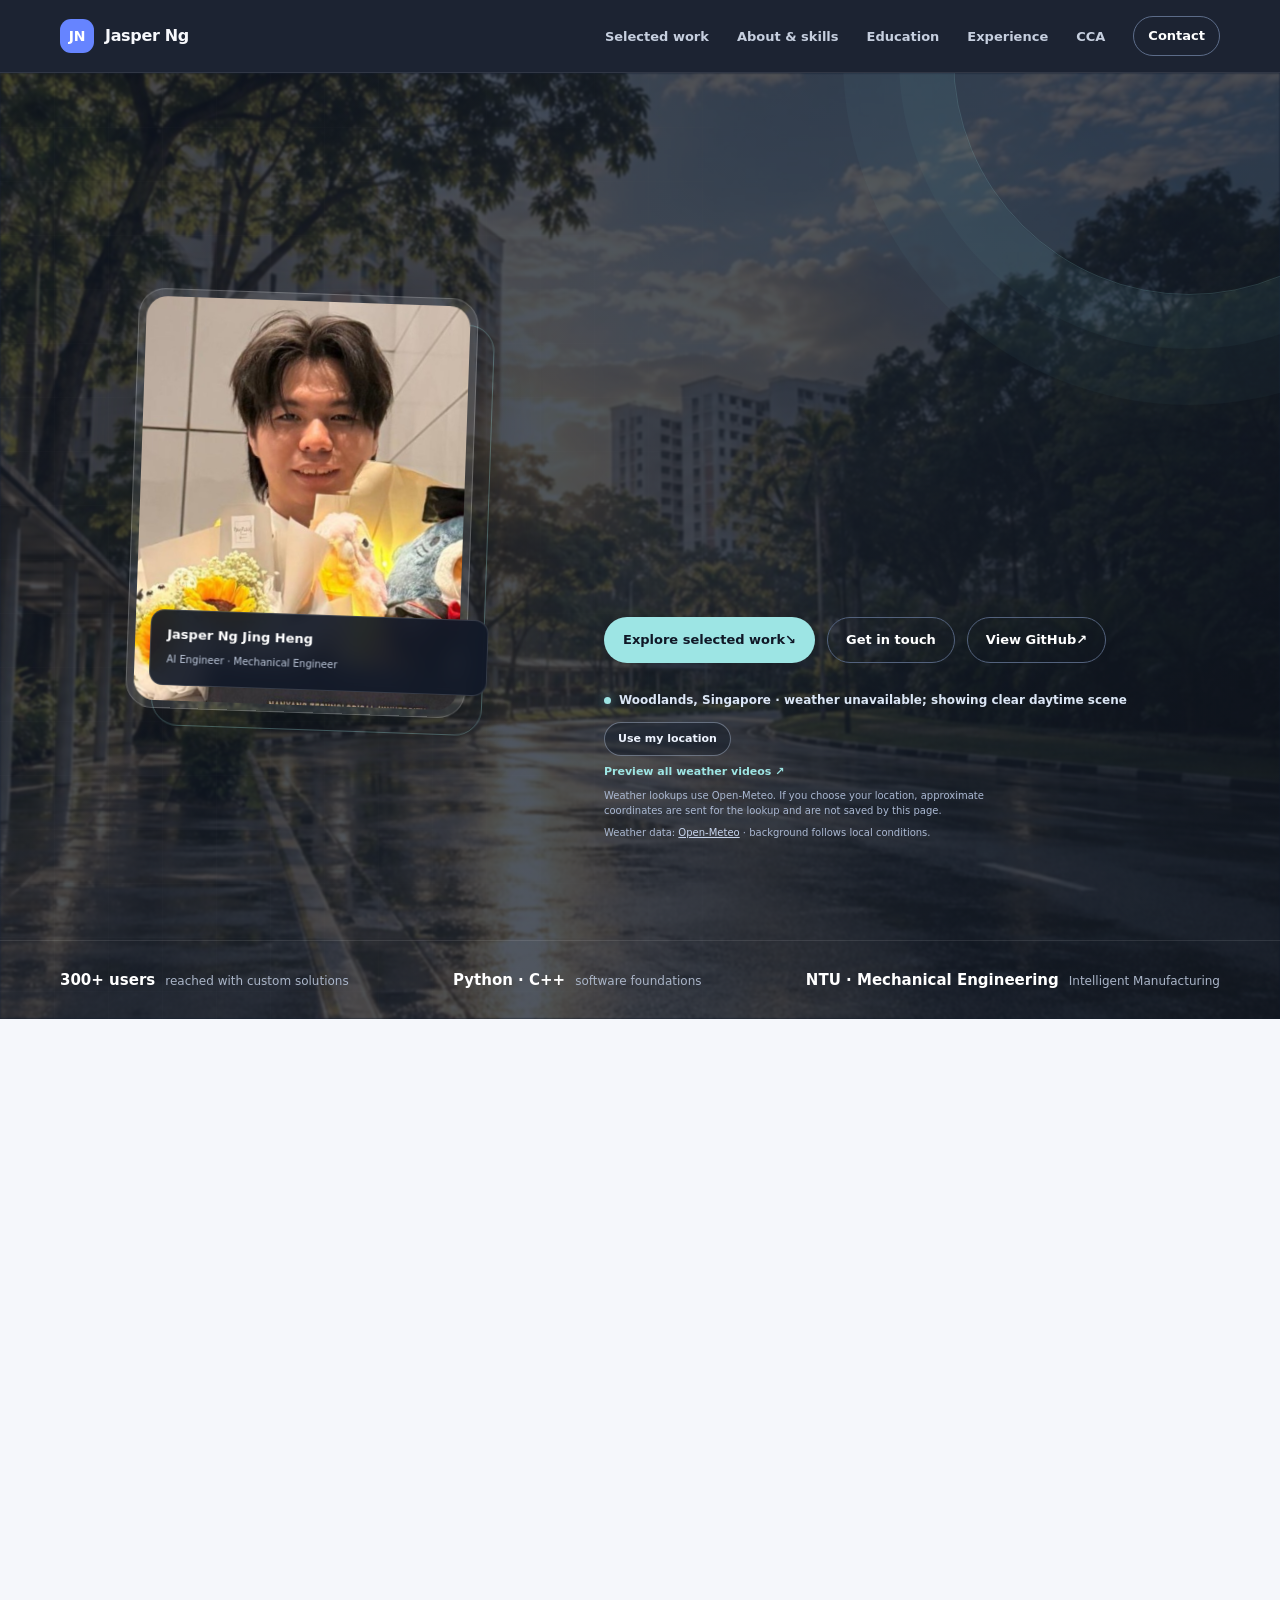
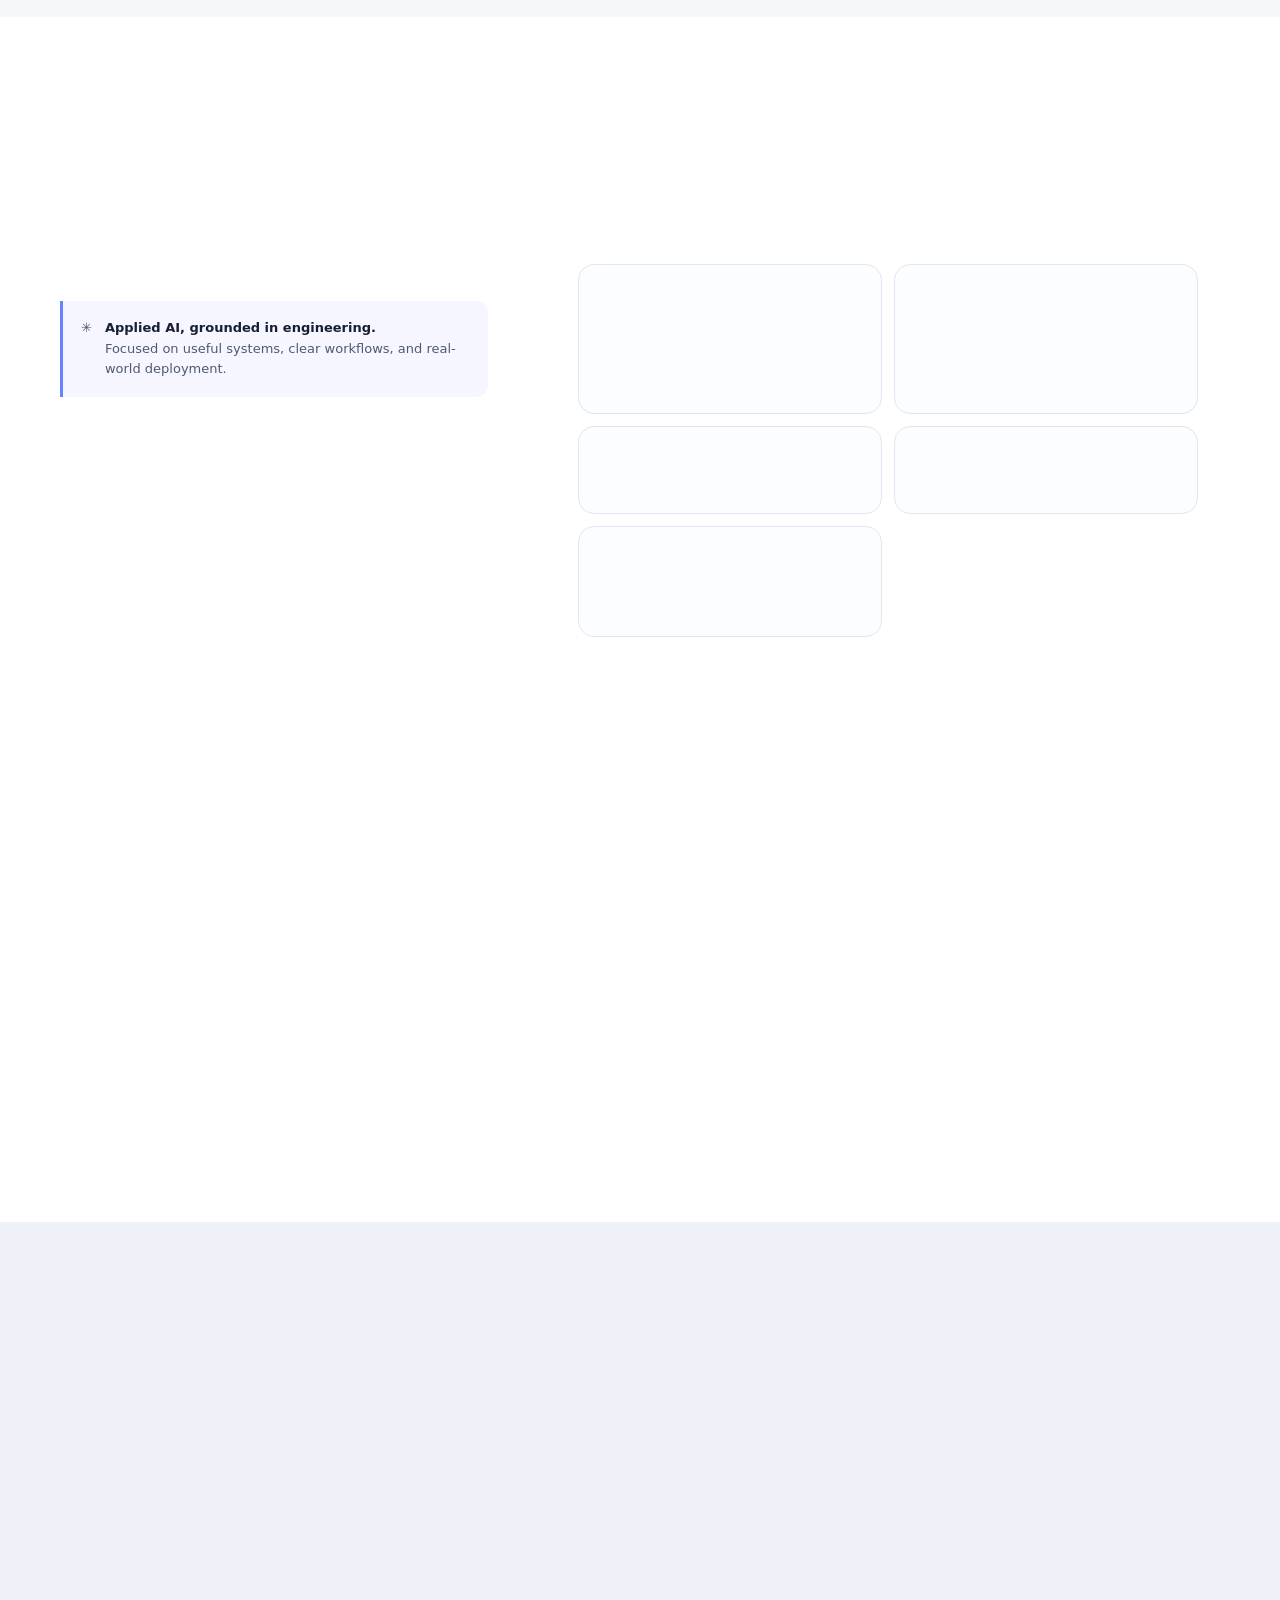
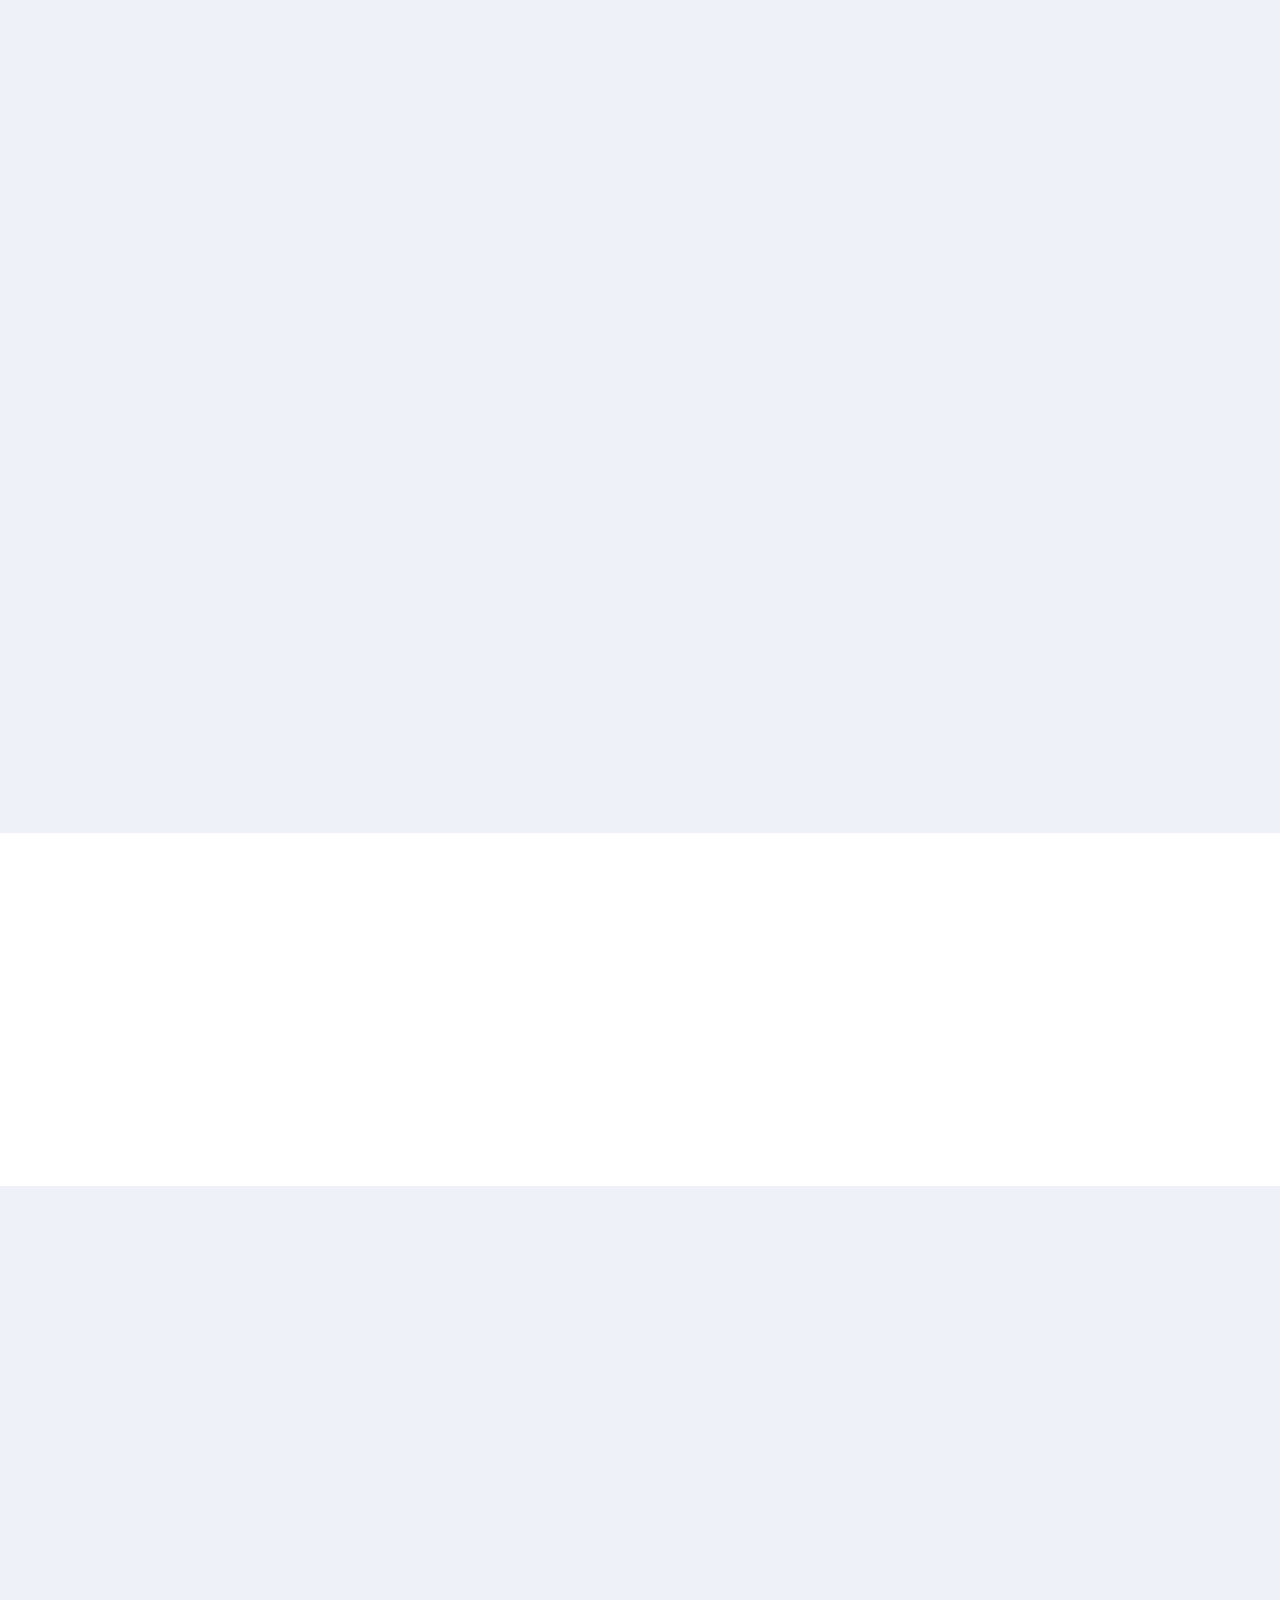
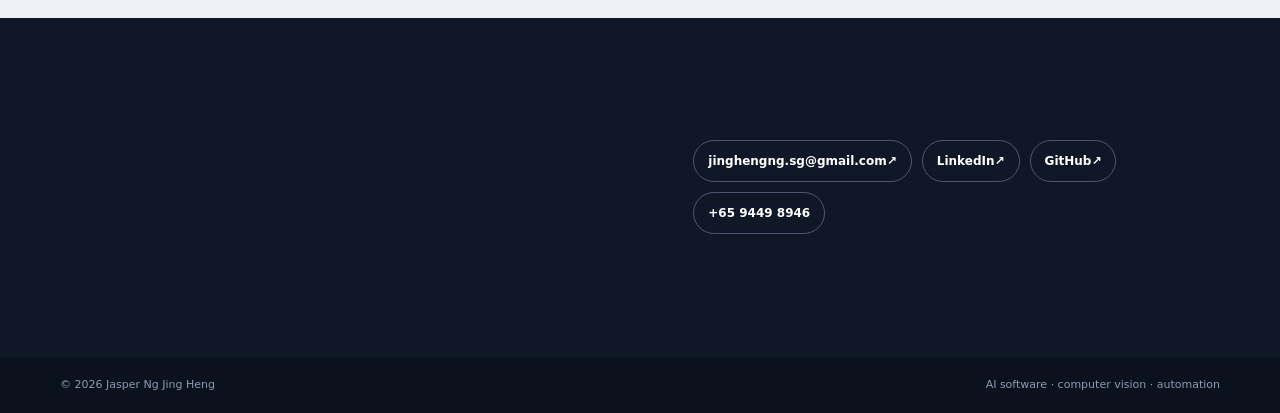
<file: index.html>
<!doctype html>
<html lang="en">
<head>
  <meta charset="utf-8">
  <meta name="viewport" content="width=device-width, initial-scale=1">
  <meta name="description" content="Jasper Ng Jing Heng — software developer focused on Python, computer vision, automation, and applied AI.">
  <meta name="theme-color" content="#101827">
  <title>Jasper Ng Jing Heng — AI Software Engineer · Photo-led</title>
  <style>
    :root {
      color-scheme: light;
      --ink: #172033;
      --muted: #68748a;
      --paper: #f5f7fb;
      --white: #fff;
      --navy: #101827;
      --navy-soft: #172338;
      --line: #e1e7f0;
      --blue: #6684ff;
      --cyan: #9de5e4;
      --lavender: #d9d9ff;
      --radius: 22px;
      --max: 1160px;
      font-family: Inter, ui-sans-serif, system-ui, -apple-system, BlinkMacSystemFont, "Segoe UI", sans-serif;
    }
    * { box-sizing: border-box; }
    html { scroll-behavior: smooth; scroll-padding-top: 88px; }
    body { margin: 0; background: var(--paper); color: var(--ink); line-height: 1.6; }
    a { color: inherit; }
    a:focus-visible, button:focus-visible { outline: 3px solid #8499ff; outline-offset: 4px; border-radius: 5px; }
    .skip-link { position: fixed; z-index: 20; top: 10px; left: 10px; padding: 10px 14px; background: var(--white); color: var(--ink); transform: translateY(-160%); }
    .skip-link:focus { transform: translateY(0); }
    .wrap { width: min(var(--max), calc(100% - 48px)); margin-inline: auto; }
    .site-header { position: sticky; top: 0; z-index: 10; background: rgb(16 24 39 / 95%); color: #f7f8fc; border-bottom: 1px solid rgb(255 255 255 / 9%); backdrop-filter: blur(14px); }
    .nav-row { min-height: 72px; display: flex; align-items: center; justify-content: space-between; gap: 24px; }
    .brand { display: inline-flex; align-items: center; gap: 11px; text-decoration: none; font-weight: 750; letter-spacing: -.02em; }
    .brand-mark { display: grid; width: 34px; height: 34px; place-items: center; border-radius: 11px; background: var(--blue); color: white; font-size: 14px; transition: transform .22s ease, box-shadow .22s ease; }
    .brand:hover .brand-mark, .brand:focus-visible .brand-mark { transform: rotate(-8deg) scale(1.08); box-shadow: 0 7px 16px rgb(102 132 255 / 35%); }
    .nav-links { display: flex; align-items: center; gap: 28px; list-style: none; margin: 0; padding: 0; }
    .nav-links a { position: relative; display: inline-block; color: #c6cfdf; text-decoration: none; font-size: 13px; font-weight: 600; transition: color .2s ease, transform .2s ease, border-color .2s ease, background-color .2s ease, box-shadow .2s ease; }
    .nav-links a:not(.nav-contact)::after { position: absolute; right: 0; bottom: -7px; left: 0; height: 2px; border-radius: 2px; background: var(--cyan); content: ""; transform: scaleX(0); transform-origin: left; transition: transform .24s cubic-bezier(.2,.75,.25,1); }
    .nav-links a:hover, .nav-links a:focus-visible { color: white; transform: translateY(-1px); }
    .nav-links a:not(.nav-contact):hover::after, .nav-links a:not(.nav-contact):focus-visible::after { transform: scaleX(1); }
    .nav-links .nav-contact { color: white; border: 1px solid #5c6c89; padding: 9px 14px; border-radius: 999px; }
    .nav-links .nav-contact:hover { border-color: var(--cyan); background: rgb(157 229 228 / 9%); box-shadow: 0 7px 18px rgb(0 0 0 / 18%); }
    .menu-toggle { display: none; padding: 9px 13px; color: white; background: transparent; border: 1px solid #5c6c89; border-radius: 999px; font: inherit; font-size: 13px; font-weight: 700; transition: transform .2s ease, border-color .2s ease, background-color .2s ease; }
    .menu-toggle:hover { transform: translateY(-2px); border-color: var(--cyan); background: rgb(157 229 228 / 9%); }
    .menu-toggle:active { transform: scale(.96); }
    .menu-toggle[aria-expanded="true"] { border-color: var(--cyan); background: rgb(157 229 228 / 12%); }

    .hero { position: relative; overflow: hidden; color: #f7f8fc; background: linear-gradient(135deg, #0d1627 0%, #121e32 54%, #101827 100%); }
    .hero-video { position: absolute; z-index: 0; inset: 0; width: 100%; height: 100%; object-fit: cover; object-position: center 56%; opacity: .46; filter: saturate(.78) brightness(.62) contrast(.92) blur(1px); transform: none; pointer-events: none; transition: opacity .6s ease; }
    .hero-video.is-changing { opacity: 0; transition: opacity .45s ease; }
    .hero-weather-scene { position: absolute; z-index: 0; inset: 0; opacity: 0; background-image: var(--weather-poster); background-position: center 54%; background-size: cover; filter: saturate(.84) brightness(.72); pointer-events: none; }
    .weather-tools { display: grid; justify-items: start; gap: 7px; margin-top: 22px; }
    .weather-status { display: inline-flex; align-items: center; gap: 8px; min-height: 30px; color: #dbe6f5; font-size: 12px; font-weight: 650; }
    .weather-status::before { width: 7px; height: 7px; border-radius: 50%; background: var(--cyan); box-shadow: 0 0 12px rgb(157 229 228 / 75%); content: ""; }
    .weather-status[data-condition="rain"]::before { background: #7dbbff; box-shadow: 0 0 12px rgb(125 187 255 / 75%); }
    .weather-location { min-height: 34px; padding: 0 13px; border: 1px solid rgb(206 221 243 / 38%); border-radius: 999px; color: #eef4ff; background: rgb(16 24 39 / 42%); font: inherit; font-size: 11px; font-weight: 700; cursor: pointer; transition: border-color .2s ease, background .2s ease, transform .2s ease; }
    .weather-location:hover:not(:disabled) { transform: translateY(-2px); border-color: var(--cyan); background: rgb(157 229 228 / 10%); }
    .weather-location:disabled { opacity: .72; cursor: wait; }
    .weather-preview-link { color: var(--cyan); font-size: 11px; font-weight: 700; text-decoration: none; transition: color .2s ease, transform .2s ease; }
    .weather-preview-link:hover, .weather-preview-link:focus-visible { color: white; transform: translateX(3px); }
    .weather-note, .weather-credit { max-width: 420px; margin: 0; color: #aab8d2; font-size: 10px; line-height: 1.5; }
    .weather-credit a { color: #c7d5ee; }
    .hero::before { position: absolute; z-index: 2; content: ""; width: 470px; height: 470px; right: -145px; top: -250px; border: 1px solid rgb(157 229 228 / 17%); border-radius: 50%; box-shadow: 0 0 0 54px rgb(157 229 228 / 3%), 0 0 0 110px rgb(157 229 228 / 3%); pointer-events: none; }
    .hero::after { position: absolute; z-index: 2; inset: 0; background-image: linear-gradient(rgb(255 255 255 / 4%) 1px, transparent 1px), linear-gradient(90deg, rgb(255 255 255 / 4%) 1px, transparent 1px); background-size: 54px 54px; -webkit-mask-image: linear-gradient(90deg, #000 0%, transparent 86%); mask-image: linear-gradient(90deg, #000 0%, transparent 86%); content: ""; opacity: .32; pointer-events: none; }
    .hero-ambient { position: absolute; z-index: 2; inset: 0; overflow: hidden; pointer-events: none; }
    .hero-ambient::before, .hero-ambient::after { position: absolute; display: block; border-radius: 50%; filter: blur(34px); content: ""; will-change: transform; }
    .hero-ambient::before { top: -5%; left: -15%; width: min(64vw, 760px); aspect-ratio: 1; background: radial-gradient(circle, rgb(62 128 255 / 46%) 0%, rgb(62 128 255 / 23%) 34%, transparent 70%); animation: blue-glow-drift 11s ease-in-out infinite alternate; }
    .hero-ambient::after { top: -28%; right: -9%; width: min(56vw, 660px); aspect-ratio: 1; background: radial-gradient(circle, rgb(65 223 210 / 38%) 0%, rgb(65 223 210 / 18%) 34%, transparent 70%); animation: teal-glow-drift 14s ease-in-out infinite alternate; }
    @keyframes blue-glow-drift { from { transform: translate3d(-3%, -2%, 0) scale(.92); } to { transform: translate3d(15%, 9%, 0) scale(1.08); } }
    @keyframes teal-glow-drift { from { transform: translate3d(4%, -2%, 0) scale(1.06); } to { transform: translate3d(-17%, 12%, 0) scale(.9); } }
    .hero-grid { position: relative; z-index: 3; display: grid; grid-template-columns: 1.25fr .75fr; align-items: center; gap: 60px; padding-block: 94px 100px; }
    .eyebrow { display: flex; align-items: center; gap: 10px; margin: 0 0 22px; color: #aab8d2; font-size: 11px; font-weight: 800; letter-spacing: .15em; text-transform: uppercase; }
    .eyebrow::before { content: ""; width: 24px; height: 2px; background: var(--cyan); }
    h1 { max-width: 720px; margin: 0; font-size: clamp(42px, 6vw, 72px); line-height: 1.02; letter-spacing: -.065em; }
    h1 span { color: var(--cyan); }
    .hero-copy { max-width: 610px; margin: 24px 0 0; color: #c1cadd; font-size: clamp(16px, 1.8vw, 19px); }
    .hero-actions { display: flex; flex-wrap: wrap; gap: 12px; margin-top: 32px; }
    .button { display: inline-flex; align-items: center; justify-content: center; min-height: 46px; padding: 0 18px; border: 1px solid transparent; border-radius: 999px; text-decoration: none; font-size: 13px; font-weight: 750; transition: transform .2s cubic-bezier(.2,.75,.25,1), background .2s ease, box-shadow .2s ease; }
    .button:hover, .button:focus-visible { transform: translateY(-3px); box-shadow: 0 10px 24px rgb(0 0 0 / 18%); }
    .button:active { transform: translateY(1px) scale(.97); box-shadow: none; }
    .button-primary { color: #101827; background: var(--cyan); }
    .button-primary:hover { background: #c3f2ef; }
    .button-secondary { color: white; border-color: #53627d; }
    .button-secondary:hover { background: #1b2941; }
    .hero-art { min-height: 340px; display: grid; place-items: center; position: relative; }
    .portrait-card { position: relative; z-index: 1; width: min(280px, 86%); height: 345px; padding: 7px; border: 1px solid rgb(255 255 255 / 20%); border-radius: 27px; background: rgb(255 255 255 / 9%); box-shadow: 0 30px 80px rgb(0 0 0 / 30%); transform: rotate(2deg); transition: transform .42s cubic-bezier(.2,.75,.25,1), box-shadow .42s ease; }
    .portrait-card:hover { transform: translateY(-6px) rotate(0); box-shadow: 0 38px 90px rgb(0 0 0 / 38%); }
    .portrait-card img { width: 100%; height: 100%; display: block; border-radius: 21px; object-fit: cover; object-position: center 30%; }
    .portrait-card::before { position: absolute; z-index: -1; content: ""; inset: 25px -18px -18px 25px; border: 1px solid rgb(157 229 228 / 30%); border-radius: 27px; }
    .portrait-caption { position: absolute; right: -22px; bottom: 22px; left: 22px; padding: 14px 16px; border: 1px solid rgb(255 255 255 / 15%); border-radius: 14px; color: white; background: rgb(16 24 39 / 91%); backdrop-filter: blur(10px); }
    .portrait-caption strong { display: block; font-size: 13px; }
    .portrait-caption span { color: #bdc8db; font-size: 10px; }
    .hero-foot { position: relative; z-index: 3; border-top: 1px solid rgb(255 255 255 / 10%); }
    .hero-foot-inner { min-height: 78px; display: flex; flex-wrap: wrap; align-items: center; justify-content: space-between; gap: 10px 24px; color: #aab5c8; font-size: 12px; }
    .hero-foot strong { color: white; font-size: 15px; }
    .hero-foot-item { display: flex; align-items: baseline; gap: 10px; }

    main section { padding-block: 88px; }
    .section-heading { display: flex; align-items: end; justify-content: space-between; gap: 28px; margin-bottom: 32px; }
    .section-kicker { margin: 0 0 9px; color: #5868d9; font-size: 11px; font-weight: 800; letter-spacing: .15em; text-transform: uppercase; }
    h2 { margin: 0; color: var(--ink); font-size: clamp(30px, 4vw, 42px); line-height: 1.12; letter-spacing: -.045em; }
    .section-intro { max-width: 400px; margin: 0; color: var(--muted); font-size: 14px; }
    .work-section { background: var(--paper); }
    .project-grid { display: grid; grid-template-columns: repeat(3, 1fr); gap: 16px; }
    .project-card { min-height: 304px; display: flex; flex-direction: column; padding: 25px; border: 1px solid var(--line); border-radius: var(--radius); background: var(--white); box-shadow: 0 12px 36px rgb(23 32 51 / 3%); }
    .project-card:hover { transform: translateY(-4px); box-shadow: 0 22px 44px rgb(23 32 51 / 8%); }
    .project-top { display: flex; align-items: center; justify-content: space-between; gap: 16px; margin-bottom: 38px; }
    .project-number { color: #7f8aa0; font-size: 11px; font-weight: 800; letter-spacing: .1em; }
    .project-symbol { display: grid; width: 42px; height: 42px; place-items: center; border-radius: 14px; color: #4855bf; background: #eff0ff; font-size: 13px; font-weight: 850; transition: transform .24s cubic-bezier(.2,.75,.25,1), box-shadow .24s ease; }
    .project-card:hover .project-symbol { transform: rotate(-7deg) scale(1.08); box-shadow: 0 7px 15px rgb(23 32 51 / 10%); }
    .project-card:nth-child(2) .project-symbol { color: #147f86; background: #e8f8f7; }
    .project-card:nth-child(3) .project-symbol { color: #8a59bd; background: #f4edfc; }
    .project-type { margin: 0 0 8px; color: #5e6b82; font-size: 10px; font-weight: 800; letter-spacing: .12em; text-transform: uppercase; }
    .project-card h3 { margin: 0; font-size: 21px; line-height: 1.24; letter-spacing: -.035em; }
    .project-card p.description { margin: 12px 0 19px; color: var(--muted); font-size: 13px; }
    .tags { display: flex; flex-wrap: wrap; gap: 7px; margin-top: auto; }
    .tag { padding: 5px 9px; border-radius: 999px; background: #f1f3f8; color: #4f5a70; font-size: 10px; font-weight: 700; }
    .project-link { display: inline-flex; align-items: center; gap: 8px; align-self: flex-start; margin-top: 17px; color: #4c5ad2; text-decoration: none; font-size: 12px; font-weight: 800; transition: color .18s ease, transform .18s ease; }
    .project-link:hover, .project-link:focus-visible { transform: translateX(3px); }
    .project-link:hover { text-decoration: underline; text-underline-offset: 3px; }

    .about-section { background: var(--white); }
    .about-grid { display: grid; grid-template-columns: .8fr 1.2fr; gap: 90px; align-items: start; }
    .about-copy { max-width: 620px; }
    .about-copy p { margin: 0 0 16px; color: #606c80; font-size: 15px; }
    .about-note { display: flex; align-items: flex-start; gap: 13px; margin-top: 28px; padding: 17px 18px; border-left: 3px solid var(--blue); border-radius: 0 12px 12px 0; background: #f5f6ff; color: #4f5a70; font-size: 13px; }
    .about-note strong { color: var(--ink); }
    .skills { display: grid; grid-template-columns: repeat(2, 1fr); gap: 12px; margin-top: 23px; }
    .skill-group { padding: 18px; border: 1px solid var(--line); border-radius: 16px; background: #fcfdff; }
    .skill-group h3 { margin: 0 0 10px; color: #66728a; font-size: 10px; font-weight: 850; letter-spacing: .12em; text-transform: uppercase; }
    .skill-group p { margin: 0; color: #28334a; font-size: 13px; font-weight: 650; line-height: 1.8; }

    .education-section { background: #fff; }
    .education-grid { display: grid; grid-template-columns: repeat(2, minmax(0, 1fr)); gap: 14px; margin-top: 25px; }
    .education-card { position: relative; overflow: hidden; padding: 24px; border: 1px solid var(--line); border-radius: 18px; background: linear-gradient(145deg, #fff 58%, #f2fbfb); }
    .education-card::before { position: absolute; inset: 0 auto 0 0; width: 4px; background: var(--cyan); content: ""; }
    .education-date { margin: 0 0 18px; color: #6673d7; font-size: 10px; font-weight: 850; letter-spacing: .1em; text-transform: uppercase; }
    .education-card h3 { margin: 0; font-size: 18px; letter-spacing: -.025em; }
    .education-card p:not(.education-date) { margin: 7px 0 0; color: #606c80; font-size: 13px; }
    .education-gpa strong { color: #28344a; }

    .side-hustle-section { background: #eef1f7; }
    .side-hustle-grid { display: grid; grid-template-columns: repeat(2, minmax(0, 1fr)); gap: 14px; margin-top: 24px; }
    .side-hustle-card { display: grid; grid-template-columns: auto 1fr auto; align-items: center; gap: 20px; padding: 24px; border: 1px solid #dfe5ef; border-radius: 20px; background: linear-gradient(110deg, #fff 0%, #fff 68%, #e8f8f7 100%); }
    .side-hustle-logo { display: block; width: 68px; height: 68px; border: 1px solid #e3e8ef; border-radius: 50%; object-fit: cover; background: #fff; box-shadow: 0 6px 18px rgb(23 32 51 / 12%); transition: transform .3s cubic-bezier(.2,.75,.25,1); }
    .side-hustle-logo--squishy { background: #fff2ef; }
    .side-hustle-card:hover .side-hustle-logo { transform: rotate(-6deg) scale(1.06); }
    .side-hustle-card h3 { margin: 0; font-size: 20px; letter-spacing: -.03em; }
    .side-hustle-card p { max-width: 590px; margin: 6px 0 0; color: #606c80; font-size: 13px; }
    .side-hustle-link { display: inline-flex; align-items: center; min-height: 42px; padding: 0 15px; border-radius: 999px; color: white; background: #147f86; text-decoration: none; font-size: 12px; font-weight: 800; white-space: nowrap; transition: transform .2s ease, background .2s ease, box-shadow .2s ease; }
    .side-hustle-link:hover, .side-hustle-link:focus-visible { transform: translateY(-3px); background: #106a70; box-shadow: 0 9px 18px rgb(20 127 134 / 25%); }
    .side-hustle-link:active { transform: translateY(1px) scale(.97); }
    @media (max-width: 960px) { .side-hustle-grid { grid-template-columns: 1fr; } }

    .scroll-reveal { opacity: 0; translate: 0 28px; rotate: x -7deg; filter: blur(5px); transform-origin: center; backface-visibility: hidden; transition: opacity .48s ease, translate .62s cubic-bezier(.2,.75,.25,1), rotate .62s cubic-bezier(.2,.75,.25,1), filter .48s ease; transition-delay: var(--reveal-delay, 0ms); }
    .scroll-reveal[data-reveal-state="visible"] { opacity: 1; translate: 0 0; rotate: x 0deg; filter: blur(0); }
    .scroll-reveal[data-reveal-state="exit-up"] { opacity: 0; translate: 0 -24px; rotate: x 6deg; filter: blur(5px); }
    .scroll-reveal[data-reveal-state="exit-down"] { opacity: 0; translate: 0 24px; rotate: x -6deg; filter: blur(5px); }
    .project-card, .education-card, .current-role, .experience-card, .cca-item, .side-hustle-card { transition: transform .24s cubic-bezier(.2,.75,.25,1), box-shadow .24s ease, border-color .24s ease, background-color .24s ease; }
    .project-card:hover, .project-card:focus-within, .education-card:hover, .education-card:focus-within, .current-role:hover, .current-role:focus-within, .experience-card:hover, .experience-card:focus-within, .cca-item:hover, .side-hustle-card:hover, .side-hustle-card:focus-within { transform: translateY(-4px); border-color: #b8c8e2; box-shadow: 0 18px 40px rgb(23 32 51 / 11%); }
    .scroll-reveal:hover, .scroll-reveal:focus-within { transition-delay: 0ms; }
    .project-card:hover.scroll-reveal[data-reveal-state="visible"], .project-card:focus-within.scroll-reveal[data-reveal-state="visible"], .education-card:hover.scroll-reveal[data-reveal-state="visible"], .education-card:focus-within.scroll-reveal[data-reveal-state="visible"], .current-role:hover.scroll-reveal[data-reveal-state="visible"], .current-role:focus-within.scroll-reveal[data-reveal-state="visible"], .experience-card:hover.scroll-reveal[data-reveal-state="visible"], .experience-card:focus-within.scroll-reveal[data-reveal-state="visible"], .cca-item:hover.scroll-reveal[data-reveal-state="visible"], .side-hustle-card:hover.scroll-reveal[data-reveal-state="visible"], .side-hustle-card:focus-within.scroll-reveal[data-reveal-state="visible"] { transform: translateY(-4px); }

    .experience-section { background: #eef1f7; }
    .experience-list { display: grid; grid-template-columns: repeat(3, 1fr); gap: 14px; }
    .experience-card { padding: 22px; border: 1px solid #e0e5ef; border-radius: 18px; background: rgb(255 255 255 / 82%); }
    .experience-date { margin: 0 0 15px; color: #6673d7; font-size: 10px; font-weight: 850; letter-spacing: .1em; text-transform: uppercase; }
    .experience-card h3 { margin: 0; font-size: 16px; letter-spacing: -.02em; }
    .experience-role { margin: 4px 0 10px; color: #6b768a; font-size: 12px; }
    .experience-card p:last-child { margin-bottom: 0; color: #515e73; font-size: 12px; }
    .current-role { margin-bottom: 25px; padding: 25px; border: 1px solid #dfe5ef; border-radius: 20px; background: #fff; box-shadow: 0 12px 36px rgb(23 32 51 / 4%); }
    .current-role-header { display: flex; align-items: start; justify-content: space-between; gap: 18px; margin-bottom: 17px; }
    .current-role h3 { margin: 0; font-size: 22px; letter-spacing: -.03em; }
    .current-role .experience-role { margin-bottom: 0; }
    .current-badge { padding: 6px 10px; border-radius: 999px; color: #275f5b; background: #e4f6f3; font-size: 10px; font-weight: 800; white-space: nowrap; }
    .scope-list { display: grid; grid-template-columns: repeat(2, minmax(0, 1fr)); gap: 10px 28px; margin: 0; padding: 0; list-style: none; }
    .scope-list li { position: relative; padding-left: 16px; color: #515e73; font-size: 12px; }
    .scope-list li::before { position: absolute; top: .68em; left: 0; width: 6px; height: 6px; border-radius: 50%; background: #6684ff; content: ""; }
    .history-heading { margin: 0 0 15px; font-size: 15px; }
    .other-roles { margin-top: 31px; }
    .other-roles h3 { margin: 0 0 12px; font-size: 16px; }
    .other-role-list { display: flex; flex-wrap: wrap; gap: 8px; margin: 0; padding: 0; list-style: none; }
    .other-role-list li { padding: 8px 11px; border: 1px solid #dce2ec; border-radius: 999px; color: #4f5a70; background: #fff; font-size: 11px; }
    .cca-section { background: #fff; }
    .cca-grid { display: grid; grid-template-columns: repeat(4, 1fr); gap: 12px; margin-top: 25px; }
    .cca-item { display: flex; align-items: center; gap: 10px; min-height: 70px; padding: 16px; border: 1px solid var(--line); border-radius: 16px; background: #fcfdff; font-size: 14px; font-weight: 700; }
    .cca-item small { display: block; margin-top: 4px; color: #65718a; font-size: 11px; font-weight: 550; }
    .cca-dot { width: 9px; height: 9px; flex: 0 0 9px; border-radius: 50%; background: var(--blue); transition: transform .2s ease, box-shadow .2s ease; }
    .cca-item:hover .cca-dot { transform: scale(1.35); box-shadow: 0 0 0 5px rgb(102 132 255 / 13%); }
    .back-to-top { position: fixed; z-index: 20; right: 24px; bottom: 24px; display: grid; width: 54px; height: 54px; place-items: center; border: 1px solid transparent; border-radius: 50%; color: #e9ffff; background: linear-gradient(145deg, rgb(32 49 75 / 97%), rgb(13 21 36 / 97%)) padding-box, linear-gradient(145deg, var(--cyan), #6684ff) border-box; box-shadow: 0 9px 28px rgb(16 24 39 / 28%), inset 0 1px 0 rgb(255 255 255 / 18%); cursor: pointer; transition: transform .24s cubic-bezier(.2,.75,.25,1), box-shadow .24s ease, filter .24s ease; }
    .back-to-top::before { position: absolute; inset: -5px; border: 1px solid rgb(157 229 228 / 30%); border-radius: inherit; content: ""; opacity: .65; transform: scale(.94); transition: transform .24s ease, opacity .24s ease; }
    .back-to-top-icon { width: 21px; height: 21px; fill: none; stroke: currentColor; stroke-width: 1.8; stroke-linecap: round; stroke-linejoin: round; transition: transform .24s cubic-bezier(.2,.75,.25,1); }
    .back-to-top[hidden] { display: none; }
    .back-to-top:hover, .back-to-top:focus-visible { filter: brightness(1.22); transform: translateY(-4px); box-shadow: 0 15px 34px rgb(16 24 39 / 36%), 0 0 22px rgb(157 229 228 / 24%); }
    .back-to-top:hover::before, .back-to-top:focus-visible::before { opacity: 1; transform: scale(1.08); }
    .back-to-top:hover .back-to-top-icon, .back-to-top:focus-visible .back-to-top-icon { transform: translateY(-2px); }
    .back-to-top:active { transform: translateY(1px) scale(.94); }

    .contact-section { padding-block: 76px; color: white; background: var(--navy); }
    .contact-grid { display: flex; align-items: center; justify-content: space-between; gap: 40px; }
    .contact-section .section-kicker { color: var(--cyan); }
    .contact-section h2 { color: white; }
    .contact-section p { max-width: 490px; margin: 13px 0 0; color: #b9c4d7; font-size: 14px; }
    .contact-actions { display: flex; flex-wrap: wrap; gap: 10px; }
    .contact-actions a { display: inline-flex; align-items: center; min-height: 42px; padding: 0 14px; border: 1px solid #495871; border-radius: 999px; color: white; text-decoration: none; font-size: 12px; font-weight: 700; transition: transform .2s ease, border-color .2s ease, color .2s ease, background-color .2s ease, box-shadow .2s ease; }
    .contact-actions a:hover, .contact-actions a:focus-visible { transform: translateY(-3px); border-color: var(--cyan); color: var(--cyan); background: rgb(157 229 228 / 7%); box-shadow: 0 8px 20px rgb(0 0 0 / 18%); }
    .contact-actions a:active { transform: translateY(1px) scale(.97); }
    footer { padding-block: 19px; color: #8e9bb2; background: #0b111d; font-size: 11px; }
    .footer-inner { display: flex; justify-content: space-between; gap: 20px; }

    @media (prefers-reduced-motion: reduce) {
      .hero-ambient::before, .hero-ambient::after { animation: none; transform: none; }
      .hero-video { display: none; }
    }

    @media (max-width: 850px) {
      .hero-grid { grid-template-columns: 1fr .72fr; gap: 20px; padding-block: 76px 80px; }
      .hero-art { min-height: 300px; }
      .project-grid { grid-template-columns: repeat(2, 1fr); }
      .project-card:last-child { grid-column: 1 / -1; min-height: 265px; }
      .about-grid { gap: 40px; }
      .education-grid { grid-template-columns: 1fr; }
      .experience-list { grid-template-columns: 1fr; }
      .experience-card { display: grid; grid-template-columns: 145px 1fr; column-gap: 18px; }
      .experience-date { grid-row: span 3; }
    }
    @media (max-width: 640px) {
      html { scroll-padding-top: 74px; }
      .wrap { width: min(100% - 34px, var(--max)); }
      .nav-row { min-height: 66px; }
      .menu-toggle { display: inline-flex; }
      .nav-links { position: absolute; top: 65px; left: 0; right: 0; display: none; align-items: stretch; gap: 0; padding: 8px 17px 17px; background: #101827; border-bottom: 1px solid rgb(255 255 255 / 10%); }
      .nav-links[data-open="true"] { display: flex; flex-direction: column; }
      .nav-links li a { display: block; padding: 12px 3px; }
      .nav-links .nav-contact { display: inline-block; margin-top: 5px; padding: 9px 14px; }
      .hero-grid { grid-template-columns: 1fr; gap: 15px; padding-block: 66px 35px; }
      .hero-art { min-height: 270px; }
      .portrait-card { width: 230px; height: 290px; }
      .portrait-caption { right: -16px; bottom: 18px; left: 17px; }
      .hero-art { order: -1; }
      .hero-foot-inner { justify-content: flex-start; padding-block: 16px; }
      .hero-foot-item { width: calc(50% - 12px); display: block; }
      .hero-foot-item strong { display: block; }
      main section { padding-block: 64px; }
      .section-heading { display: block; }
      .section-intro { margin-top: 13px; }
      .project-grid { grid-template-columns: 1fr; }
      .project-card, .project-card:last-child { grid-column: auto; min-height: 270px; }
      .project-top { margin-bottom: 29px; }
      .about-grid { grid-template-columns: 1fr; gap: 23px; }
      .side-hustle-grid { grid-template-columns: 1fr; }
      .side-hustle-card { grid-template-columns: auto 1fr; gap: 14px; padding: 19px; }
      .side-hustle-link { grid-column: 1 / -1; justify-content: center; }
      .skills { grid-template-columns: 1fr; }
      .experience-card { display: block; }
      .contact-grid { align-items: flex-start; flex-direction: column; gap: 24px; }
      .footer-inner { flex-direction: column; gap: 4px; }
    }
    @media (min-width: 641px) {
      .hero-grid { grid-template-columns: .88fr 1.12fr; }
      .hero-art { grid-column: 1; grid-row: 1; min-height: 430px; }
      .hero-grid > div:first-child { grid-column: 2; grid-row: 1; }
      .portrait-card { width: min(340px, 92%); height: 420px; }
    }
    @media (max-width: 850px) and (min-width: 641px) {
      .hero-grid { grid-template-columns: .78fr 1.22fr; }
      .portrait-card { width: min(270px, 92%); height: 360px; }
    }
    @media (max-width: 850px) { .cca-grid { grid-template-columns: repeat(2, 1fr); } }
    @media (max-width: 640px) {
      .current-role { padding: 20px; }
      .current-role-header { display: block; }
      .current-badge { display: inline-block; margin-top: 10px; }
      .scope-list { grid-template-columns: 1fr; }
      .cca-grid { grid-template-columns: 1fr 1fr; }
      .back-to-top { right: 15px; bottom: 15px; width: 48px; height: 48px; }
    }
    @media (prefers-reduced-motion: reduce) {
      *, *::before, *::after { scroll-behavior: auto !important; transition-duration: .01ms !important; animation-duration: .01ms !important; }
      .hero-weather-scene { transform: none; }
      .hero-video { opacity: 0 !important; }
        .hero-weather-scene { opacity: 1; }
    }
  </style>
</head>
<body>
  <a class="skip-link" href="#main">Skip to content</a>
  <header class="site-header">
    <div class="wrap nav-row">
      <a class="brand" href="#top" aria-label="Jasper Ng Jing Heng, home">
        <span class="brand-mark" aria-hidden="true">JN</span>
        <span>Jasper Ng</span>
      </a>
      <button class="menu-toggle" type="button" aria-expanded="false" aria-controls="primary-navigation">Menu</button>
      <nav aria-label="Main navigation">
        <ul class="nav-links" id="primary-navigation" data-open="false">
          <li><a href="#work">Selected work</a></li>
          <li><a href="#about">About &amp; skills</a></li>
          <li><a href="#education">Education</a></li>
          <li><a href="#experience">Experience</a></li>
          <li><a href="#cca">CCA</a></li>
          <li><a class="nav-contact" href="#contact">Contact</a></li>
        </ul>
      </nav>
    </div>
  </header>

  <div id="top" class="hero" data-weather-scene="day-clear">
    <video class="hero-video" muted loop playsinline preload="metadata" poster="assets/jasper-woodlands-sun-start.jpg" aria-hidden="true" tabindex="-1">
      <source id="hero-video-source" src="assets/weather-day-clear.mp4?v=3" type="video/mp4">
    </video>
    <div class="hero-weather-scene" aria-hidden="true"></div>
    <div class="hero-weather-shade" aria-hidden="true"></div>
    <div class="wrap hero-grid">
      <div>
        <p class="eyebrow">AI software engineer · Singapore</p>
        <h1>Software shaped by people, built for <span>real-world problems.</span></h1>
        <p class="hero-copy">Software developer focused on Python, computer vision, automation, and applied AI integrations.</p>
        <div class="hero-actions">
          <a class="button button-primary" href="#work">Explore selected work <span aria-hidden="true">↘</span></a>
          <a class="button button-secondary" href="#contact">Get in touch</a>
          <a class="button button-secondary" href="https://github.com/Meowwwww111" target="_blank" rel="noopener noreferrer">View GitHub <span aria-hidden="true">↗</span></a>
        </div>
        <div class="weather-tools" aria-label="Local weather background">
          <div class="weather-status" id="weather-status" data-condition="rain" role="status" aria-live="polite">Woodlands, Singapore · checking current weather…</div>
          <button class="weather-location" id="weather-location" type="button">Use my location</button>
          <a class="weather-preview-link" href="weather-video-previews.html">Preview all weather videos ↗</a>
          <p class="weather-note">Weather lookups use Open-Meteo. If you choose your location, approximate coordinates are sent for the lookup and are not saved by this page.</p>
          <p class="weather-credit">Weather data: <a href="https://open-meteo.com/" target="_blank" rel="noopener noreferrer">Open-Meteo</a> · background follows local conditions.</p>
        </div>
      </div>
      <div class="hero-art">
        <div class="portrait-card">
          <img src="images/profile.jpg" alt="Jasper smiling and holding his NTU graduation certificate" width="516" height="688" decoding="async" fetchpriority="high">
          <div class="portrait-caption"><strong>Jasper Ng Jing Heng</strong><span>AI Engineer · Mechanical Engineer</span></div>
        </div>
      </div>
    </div>
    <div class="hero-foot">
      <div class="wrap hero-foot-inner">
        <div class="hero-foot-item"><strong>300+ users</strong><span>reached with custom solutions</span></div>
        <div class="hero-foot-item"><strong>Python · C++</strong><span>software foundations</span></div>
        <div class="hero-foot-item"><strong>NTU · Mechanical Engineering</strong><span>Intelligent Manufacturing</span></div>
      </div>
    </div>
  </div>

  <main id="main">
    <section class="work-section" id="work" aria-labelledby="work-title">
      <div class="wrap">
        <div class="section-heading">
          <div><p class="section-kicker">Selected work</p><h2 id="work-title">Software with a practical edge.</h2></div>
          <p class="section-intro">A few examples across computer vision, workflow automation, and applied AI integration.</p>
        </div>
        <div class="project-grid">
          <article class="project-card">
            <div class="project-top"><span class="project-number">01 / COMPUTER VISION</span><span class="project-symbol" aria-hidden="true">CV</span></div>
            <p class="project-type">Freelance software development</p>
            <h3>Computer vision &amp; automation</h3>
            <p class="description">Delivered customized automation and computer vision solutions to more than 300 users.</p>
            <div class="tags"><span class="tag">Computer vision</span><span class="tag">Automation</span></div>
          </article>
          <article class="project-card">
            <div class="project-top"><span class="project-number">02 / APPLIED AI</span><span class="project-symbol" aria-hidden="true">AI</span></div>
            <p class="project-type">Freelance software development</p>
            <h3>GPT-based tool integrations</h3>
            <p class="description">Integrated GPT-based tools to support data processing and improve user experience.</p>
            <div class="tags"><span class="tag">GPT integration</span><span class="tag">Data processing</span><span class="tag">User experience</span></div>
          </article>
          <article class="project-card">
            <div class="project-top"><span class="project-number">03 / ENGINEERING SOFTWARE</span><span class="project-symbol" aria-hidden="true">IMU</span></div>
            <p class="project-type">Final-year project</p>
            <h3>IMU data collection GUI</h3>
            <p class="description">A graphical interface setup for collecting IMU data as part of my final-year project.</p>
            <div class="tags"><span class="tag">GUI</span><span class="tag">Data collection</span><span class="tag">Engineering</span></div>
            <a class="project-link" href="https://youtube.com/shorts/RctI3QtQyas?feature=share" target="_blank" rel="noopener noreferrer">Watch the project demo <span aria-hidden="true">↗</span></a>
          </article>
        </div>
      </div>
    </section>

    <section class="about-section" id="about" aria-labelledby="about-title">
      <div class="wrap about-grid">
        <div>
          <p class="section-kicker">About &amp; skills</p>
          <h2 id="about-title">Engineering perspective.<br>Software mindset.</h2>
          <div class="about-note"><span aria-hidden="true">✳</span><span><strong>Applied AI, grounded in engineering.</strong><br>Focused on useful systems, clear workflows, and real-world deployment.</span></div>
        </div>
        <div class="about-copy">
          <p>I’m Jasper, a Mechanical Engineering graduate from Nanyang Technological University, specialising in Intelligent Manufacturing. My experience spans software development, robotics, automation, computer vision, and IoT systems.</p>
          <p>I enjoy building practical tools and working across software and physical systems—from early prototypes through deployment and support.</p>
          <div class="skills" aria-label="Technical skills">
            <div class="skill-group"><h3>Programming &amp; software engineering</h3><p>Python · C++ · Object-oriented design · API development · Git · Testing &amp; debugging</p></div>
            <div class="skill-group"><h3>AI, ML &amp; vision</h3><p>Machine learning · Large language models (LLMs) · OpenCV · Computer vision · GPT integrations</p></div>
            <div class="skill-group"><h3>Data</h3><p>SQL · MySQL · Tableau</p></div>
            <div class="skill-group"><h3>Systems</h3><p>Automation · ROS · IoT</p></div>
            <div class="skill-group"><h3>Mechanical engineering</h3><p>Intelligent Manufacturing stream · Engineering design · Robotics</p></div>
          </div>
        </div>
      </div>
    </section>

    <section class="education-section" id="education" aria-labelledby="education-title">
      <div class="wrap">
        <div class="section-heading">
          <div><p class="section-kicker">Education</p><h2 id="education-title">Built on engineering fundamentals.</h2></div>
          <p class="section-intro">A foundation in mechanical engineering, intelligent manufacturing, and aerospace technology.</p>
        </div>
        <div class="education-grid">
          <article class="education-card">
            <p class="education-date">2023 — 2026</p>
            <h3>Nanyang Technological University</h3>
            <p>Bachelor of Engineering, Mechanical Engineering · Intelligent Manufacturing</p>
            <p class="education-gpa"><strong>GPA</strong> 4.0</p>
          </article>
          <article class="education-card">
            <p class="education-date">2018 — 2021</p>
            <h3>Ngee Ann Polytechnic</h3>
            <p>Diploma in Aerospace Technology · Minor in Business Management</p>
            <p class="education-gpa"><strong>GPA</strong> 3.6</p>
          </article>
        </div>
      </div>
    </section>

    <section class="experience-section" id="experience" aria-labelledby="experience-title">
      <div class="wrap">
        <div class="section-heading">
          <div><p class="section-kicker">Experience</p><h2 id="experience-title">AI, software &amp; engineering.</h2></div>
          <p class="section-intro">Engineering and deployment experience that informs how I approach software.</p>
        </div>
        <article class="current-role">
          <div class="current-role-header">
            <div><p class="experience-date">Sep 2026 — Present</p><h3>AI Singapore</h3><p class="experience-role">AI Apprentice</p></div>
            <span class="current-badge">Current role</span>
          </div>
          <ul class="scope-list">
            <li><strong>End-to-end AI/ML development</strong> — from data preparation and model development to deployment.</li>
            <li><strong>Real-world AI projects</strong> — hands-on experience solving industry problems.</li>
            <li><strong>Machine learning &amp; deep learning</strong> — develop, train, evaluate, and optimise ML models.</li>
            <li><strong>Computer vision &amp; NLP</strong> — apply AI techniques to image- and language-based problems.</li>
            <li><strong>MLOps &amp; model deployment</strong> — build and deploy production-ready AI solutions.</li>
            <li><strong>Data engineering</strong> — data processing, pipelines, and preparation for ML applications.</li>
            <li><strong>Software engineering</strong> — write maintainable, scalable, production-ready code.</li>
            <li><strong>AI project experience</strong> — collaborate on practical projects and deliver working AI solutions.</li>
            <li><strong>Industry readiness</strong> — develop skills for AI/ML engineering roles.</li>
          </ul>
        </article>
        <h3 class="history-heading">Previous engineering experience</h3>
        <div class="experience-list">
          <article class="experience-card">
            <p class="experience-date">Jul — Aug 2026</p>
            <h3>Gericke Pte Ltd</h3><p class="experience-role">Project Engineer</p>
            <p>Supported equipment design, project coordination, procurement, and commissioning.</p>
          </article>
          <article class="experience-card">
            <p class="experience-date">Jan 2024 — May 2026</p>
            <h3>Freelance</h3><p class="experience-role">Software Developer</p>
            <p>Built automation, computer vision applications, bots, and GPT-based integrations.</p>
          </article>
          <article class="experience-card">
            <p class="experience-date">May — Jul 2024</p>
            <h3>QuikBot Technologies</h3><p class="experience-role">Engineer Intern</p>
            <p>Deployed mobile robots and IoT systems, and supported setup, calibration, and diagnostics.</p>
          </article>
          <article class="experience-card">
            <p class="experience-date">Jul 2021 — Jul 2023</p>
            <h3>Singapore Armed Forces</h3><p class="experience-role">Transport Operator · Lance Corporal</p>
            <p>Operated heavy vehicles and served as an ambulance driver for National Day Parade and Mandai Hill Camp.</p>
          </article>
          <article class="experience-card">
            <p class="experience-date">Sep 2020 — Feb 2021</p>
            <h3>Rotork Controls Singapore</h3><p class="experience-role">Workshop Engineer Intern</p>
            <p>Installed and tested actuators, supported calibration, and prepared project schedules and reports.</p>
          </article>
        </div>
        <div class="other-roles">
          <h3>Part-time &amp; other roles</h3>
          <ul class="other-role-list">
            <li>Waiter · Paradise Group Holdings (2017)</li><li>Customer Service Crew · Singtel (2017)</li>
            <li>First Cook · FatBurger (2018)</li><li>Art-Zoo · Singapore Zoo (2024)</li>
            <li>ATX Engineer · QuikBot (2025)</li><li>Cashier · Carlsberg, GastroBeats (2025)</li>
            <li>Tuition Teacher · Freelance</li>
          </ul>
        </div>
      </div>
    </section>

    <section class="cca-section" id="cca" aria-labelledby="cca-title">
      <div class="wrap"><p class="section-kicker">Beyond work</p><h2 id="cca-title">Co-curricular activities &amp; hobbies.</h2>
        <div class="cca-grid"><div class="cca-item"><span class="cca-dot" aria-hidden="true"></span>NTU Windsurfer</div><div class="cca-item"><span class="cca-dot" aria-hidden="true"></span><span>DJ <small>Mandopop · Techno · Hardstyle</small></span></div><div class="cca-item"><span class="cca-dot" aria-hidden="true"></span><span>Volleyball <small>Hobby</small></span></div><div class="cca-item"><span class="cca-dot" aria-hidden="true"></span><span>Badminton <small>Ngee Ann Polytechnic CCA</small></span></div></div>
      </div>
    </section>

    <section class="side-hustle-section" id="side-hustle" aria-labelledby="side-hustle-title">
      <div class="wrap">
        <div class="section-heading">
          <div><p class="section-kicker">Side hustles</p><h2 id="side-hustle-title">Ideas beyond engineering.</h2></div>
          <p class="section-intro">Two small ventures built around community, creativity, and useful finds.</p>
        </div>
        <div class="side-hustle-grid">
          <article class="side-hustle-card">
            <img class="side-hustle-logo" src="sg-everyday-deals-logo.jpg" alt="SG Everyday Deals logo" width="640" height="640" loading="lazy" decoding="async">
            <div><h3>SG Everyday Deals</h3><p>Finding useful everyday deals and sharing them with the community through Telegram.</p></div>
            <a class="side-hustle-link" href="https://t.me/SGEverydayDeals" target="_blank" rel="noopener noreferrer" aria-label="Open SG Everyday Deals on Telegram">Visit Telegram <span aria-hidden="true">↗</span></a>
          </article>
          <article class="side-hustle-card">
            <img class="side-hustle-logo side-hustle-logo--squishy" src="j3-studio-squishy-store.svg" alt="J3 Studio Squishy Store logo" width="640" height="640" loading="lazy" decoding="async">
            <div><h3>J3 Studio Squishy Store</h3><p>A playful little shop for squishy finds and collectibles.</p></div>
            <a class="side-hustle-link" href="https://t.me/j3studioo" target="_blank" rel="noopener noreferrer" aria-label="Visit J3 Studio Squishy Store on Telegram">Visit Telegram <span aria-hidden="true">↗</span></a>
          </article>
        </div>
      </div>
    </section>

    <section class="contact-section" id="contact" aria-labelledby="contact-title">
      <div class="wrap contact-grid">
        <div>
          <p class="section-kicker">Contact</p>
          <h2 id="contact-title">Let’s build something useful.</h2>
          <p>For AI software, computer vision, automation, and engineering opportunities, get in touch.</p>
        </div>
        <div class="contact-actions">
          <a href="https://mail.google.com/mail/?view=cm&amp;fs=1&amp;to=jinghengng.sg%40gmail.com" target="_blank" rel="noopener noreferrer">jinghengng.sg@gmail.com <span aria-hidden="true">↗</span></a>
          <a href="https://www.linkedin.com/in/ng-jing-heng-541989167" target="_blank" rel="noopener noreferrer">LinkedIn <span aria-hidden="true">↗</span></a>
          <a href="https://github.com/Meowwwww111" target="_blank" rel="noopener noreferrer">GitHub <span aria-hidden="true">↗</span></a>
          <a href="tel:+6594498946">+65 9449 8946</a>
        </div>
      </div>
    </section>
  </main>

  <footer><div class="wrap footer-inner"><span>© 2026 Jasper Ng Jing Heng</span><span>AI software · computer vision · automation</span></div></footer>
  <button class="back-to-top" type="button" aria-label="Back to top" title="Back to top" hidden><svg class="back-to-top-icon" viewBox="0 0 24 24" aria-hidden="true"><path d="M12 19V5M5.5 11.5 12 5l6.5 6.5"/></svg></button>
  <script>
    const motionPreference = window.matchMedia('(prefers-reduced-motion: reduce)');
    const hero = document.querySelector('.hero');
    const heroVideo = document.querySelector('.hero-video');
    const heroVideoSource = document.querySelector('#hero-video-source');
    const weatherStatus = document.querySelector('#weather-status');
    const locationButton = document.querySelector('#weather-location');
    const fallbackVideo = 'assets/jasper-portfolio-rain-city-15s.mp4';
    const weatherScenes = {
      'day-clear': 'assets/weather-day-clear.mp4?v=3', 'day-cloud': 'assets/weather-day-cloud.mp4?v=3', 'day-rain': 'assets/weather-day-rain.mp4?v=3',
      'night-clear': 'assets/weather-night-clear.mp4?v=3', 'night-cloud': 'assets/weather-night-cloud.mp4?v=3', 'night-rain': 'assets/weather-night-rain.mp4?v=3'
    };
    const weatherPosters = { 'day-clear': 'assets/jasper-woodlands-sun-start.jpg', 'day-cloud': 'assets/jasper-woodlands-sun-start.jpg', 'day-rain': 'assets/jasper-woodlands-sun-start.jpg', 'night-clear': 'assets/jasper-woodlands-night-start.jpg', 'night-cloud': 'assets/jasper-woodlands-night-start.jpg', 'night-rain': 'assets/jasper-woodlands-night-start.jpg' };
    const woodlands = { latitude: 1.4485, longitude: 103.7698, label: 'Woodlands, Singapore' };
    const weatherName = code => {
      if (code === 0) return 'Clear';
      if (code === 1) return 'Mostly clear';
      if (code === 2) return 'Partly cloudy';
      if (code === 3) return 'Overcast';
      if (code === 45 || code === 48) return 'Foggy';
      if (code >= 51 && code <= 67) return 'Drizzle or rain';
      if (code >= 71 && code <= 77) return 'Hail or snow';
      if (code >= 80 && code <= 82) return 'Showers';
      if (code >= 85 && code <= 86) return 'Snow showers';
      if (code >= 95) return 'Thunderstorm';
      return 'Local conditions';
    };
    const weatherCondition = code => {
      if ((code >= 51 && code <= 67) || (code >= 80 && code <= 82) || code >= 95) return 'rain';
      if (code === 0 || code === 1) return 'clear';
      return 'cloud';
    };
    let activeWeatherScene = 'day-clear';
    let sceneChangeToken = 0;
    const setWeatherScene = scene => {
      const token = ++sceneChangeToken;
      activeWeatherScene = scene;
      weatherStatus.dataset.condition = scene.split('-')[1];
      hero.dataset.weatherScene = scene;
      heroVideo.poster = weatherPosters[scene] || weatherPosters['day-clear'];
      hero.style.setProperty('--weather-poster', `url("${weatherPosters[scene] || weatherPosters['day-clear']}")`);
      if (motionPreference.matches) {
        heroVideo.classList.add('is-changing');
        heroVideo.pause();
        return;
      }
      const nextSrc = weatherScenes[scene] || fallbackVideo;
      if (heroVideoSource.getAttribute('src') === nextSrc) {
        heroVideo.classList.remove('is-changing');
        heroVideo.play().catch(() => {});
        return;
      }
      heroVideo.classList.add('is-changing');
      window.setTimeout(() => {
        if (token !== sceneChangeToken) return;
        const showVideo = () => {
          if (token !== sceneChangeToken) return;
          heroVideo.play().catch(() => {});
          heroVideo.classList.remove('is-changing');
        };
        heroVideo.addEventListener('loadeddata', showVideo, { once: true });
        heroVideoSource.src = nextSrc;
        heroVideo.load();
        window.setTimeout(showVideo, 1300);
      }, 220);
    };
    heroVideo.addEventListener('error', () => {
      if (heroVideoSource.getAttribute('src') !== fallbackVideo) {
        heroVideo.classList.add('is-changing');
        heroVideoSource.src = fallbackVideo;
        heroVideo.load();
        weatherStatus.textContent += ' · using the portfolio background';
        window.setTimeout(() => heroVideo.classList.remove('is-changing'), 500);
      }
    });
    const requestWeather = async (latitude, longitude, label) => {
      weatherStatus.textContent = `${label} · checking current weather…`;
      try {
        const url = new URL('https://api.open-meteo.com/v1/forecast');
        url.search = new URLSearchParams({ latitude, longitude, current: 'weather_code,is_day', timezone: 'auto' });
        const response = await fetch(url, { mode: 'cors', cache: 'no-store' });
        if (!response.ok) throw new Error('Weather request failed');
        const data = await response.json();
        const current = data.current;
        if (!current || !Number.isFinite(Number(current.weather_code))) throw new Error('Weather data unavailable');
        const code = Number(current.weather_code);
        const isDay = Number(current.is_day) !== 0;
        const scene = `${isDay ? 'day' : 'night'}-${weatherCondition(code)}`;
        const dayPart = isDay ? 'daytime' : 'night';
        weatherStatus.textContent = `${label} · ${weatherName(code)} · ${dayPart}`;
        setWeatherScene(scene);
      } catch (error) {
        activeWeatherLocation = woodlands;
        weatherStatus.textContent = `${woodlands.label} · weather unavailable; showing clear daytime scene`;
        setWeatherScene('day-clear');
      }
    };
    requestWeather(woodlands.latitude, woodlands.longitude, woodlands.label);
    locationButton.addEventListener('click', () => {
      if (!navigator.geolocation) {
        weatherStatus.textContent = 'Location is unavailable in this browser · showing Woodlands weather';
        return;
      }
      locationButton.disabled = true;
      weatherStatus.textContent = 'Waiting for location permission…';
      navigator.geolocation.getCurrentPosition(position => {
        locationButton.disabled = false;
        const { latitude, longitude } = position.coords;
        activeWeatherLocation = { latitude, longitude, label: 'Your location' };
      }, () => {
        locationButton.disabled = false;
        activeWeatherLocation = woodlands;
      }, { enableHighAccuracy: false, timeout: 10000, maximumAge: 300000 });
    });

    window.setInterval(() => {
      requestWeather(activeWeatherLocation.latitude, activeWeatherLocation.longitude, activeWeatherLocation.label);
    }, 15 * 60 * 1000);

    const menuButton = document.querySelector('.menu-toggle');
    const navigation = document.querySelector('#primary-navigation');
    const closeMenu = () => {
      menuButton.setAttribute('aria-expanded', 'false');
      navigation.dataset.open = 'false';
    };
    menuButton.addEventListener('click', () => {
      const isExpanded = menuButton.getAttribute('aria-expanded') === 'true';
      menuButton.setAttribute('aria-expanded', String(!isExpanded));
      navigation.dataset.open = String(!isExpanded);
    });
    navigation.querySelectorAll('a').forEach(link => link.addEventListener('click', closeMenu));
    document.addEventListener('keydown', event => {
      if (event.key === 'Escape' && menuButton.getAttribute('aria-expanded') === 'true') {
        closeMenu();
        menuButton.focus();
      }
    });
    if ('IntersectionObserver' in window && !motionPreference.matches) {
      const revealCardSelector = '.project-card, .education-card, .current-role, .experience-card, .cca-item, .side-hustle-card';
      const revealCandidates = [...document.querySelectorAll(
        '#top .eyebrow, #top h1, #top .hero-copy, main .section-kicker, main h2, main h3, main p:not(.experience-date):not(.section-kicker), main .scope-list li, main .other-role-list li, ' + revealCardSelector
      )];
      const revealTargets = revealCandidates.filter(element => element.matches(revealCardSelector) || !element.parentElement.closest(revealCardSelector));
      revealTargets.forEach((element, index) => {
        element.classList.add('scroll-reveal');
        element.dataset.revealState = 'hidden';
        element.style.setProperty('--reveal-delay', `${(index % 5) * 55}ms`);
      });
      const revealObserver = new IntersectionObserver(entries => {
        entries.forEach(entry => {
          if (entry.isIntersecting) {
            entry.target.dataset.revealState = 'visible';
          } else if (entry.target.dataset.revealState === 'visible') {
            entry.target.dataset.revealState = entry.boundingClientRect.top < 0 ? 'exit-up' : 'exit-down';
          }
        });
      }, { threshold: 0.12, rootMargin: '0px 0px -6% 0px' });
      revealTargets.forEach(element => revealObserver.observe(element));
    }
    const backToTop = document.querySelector('.back-to-top');
    let previousScrollY = window.scrollY;
    const updateBackToTop = () => {
      const currentScrollY = window.scrollY;
      backToTop.hidden = currentScrollY < 300 || currentScrollY >= previousScrollY;
      previousScrollY = currentScrollY;
    };
    window.addEventListener('scroll', updateBackToTop, { passive: true });
    updateBackToTop();
    backToTop.addEventListener('click', () => {
      window.scrollTo({ top: 0, behavior: window.matchMedia('(prefers-reduced-motion: reduce)').matches ? 'auto' : 'smooth' });
    });
  </script>
</body>
</html>
</file>
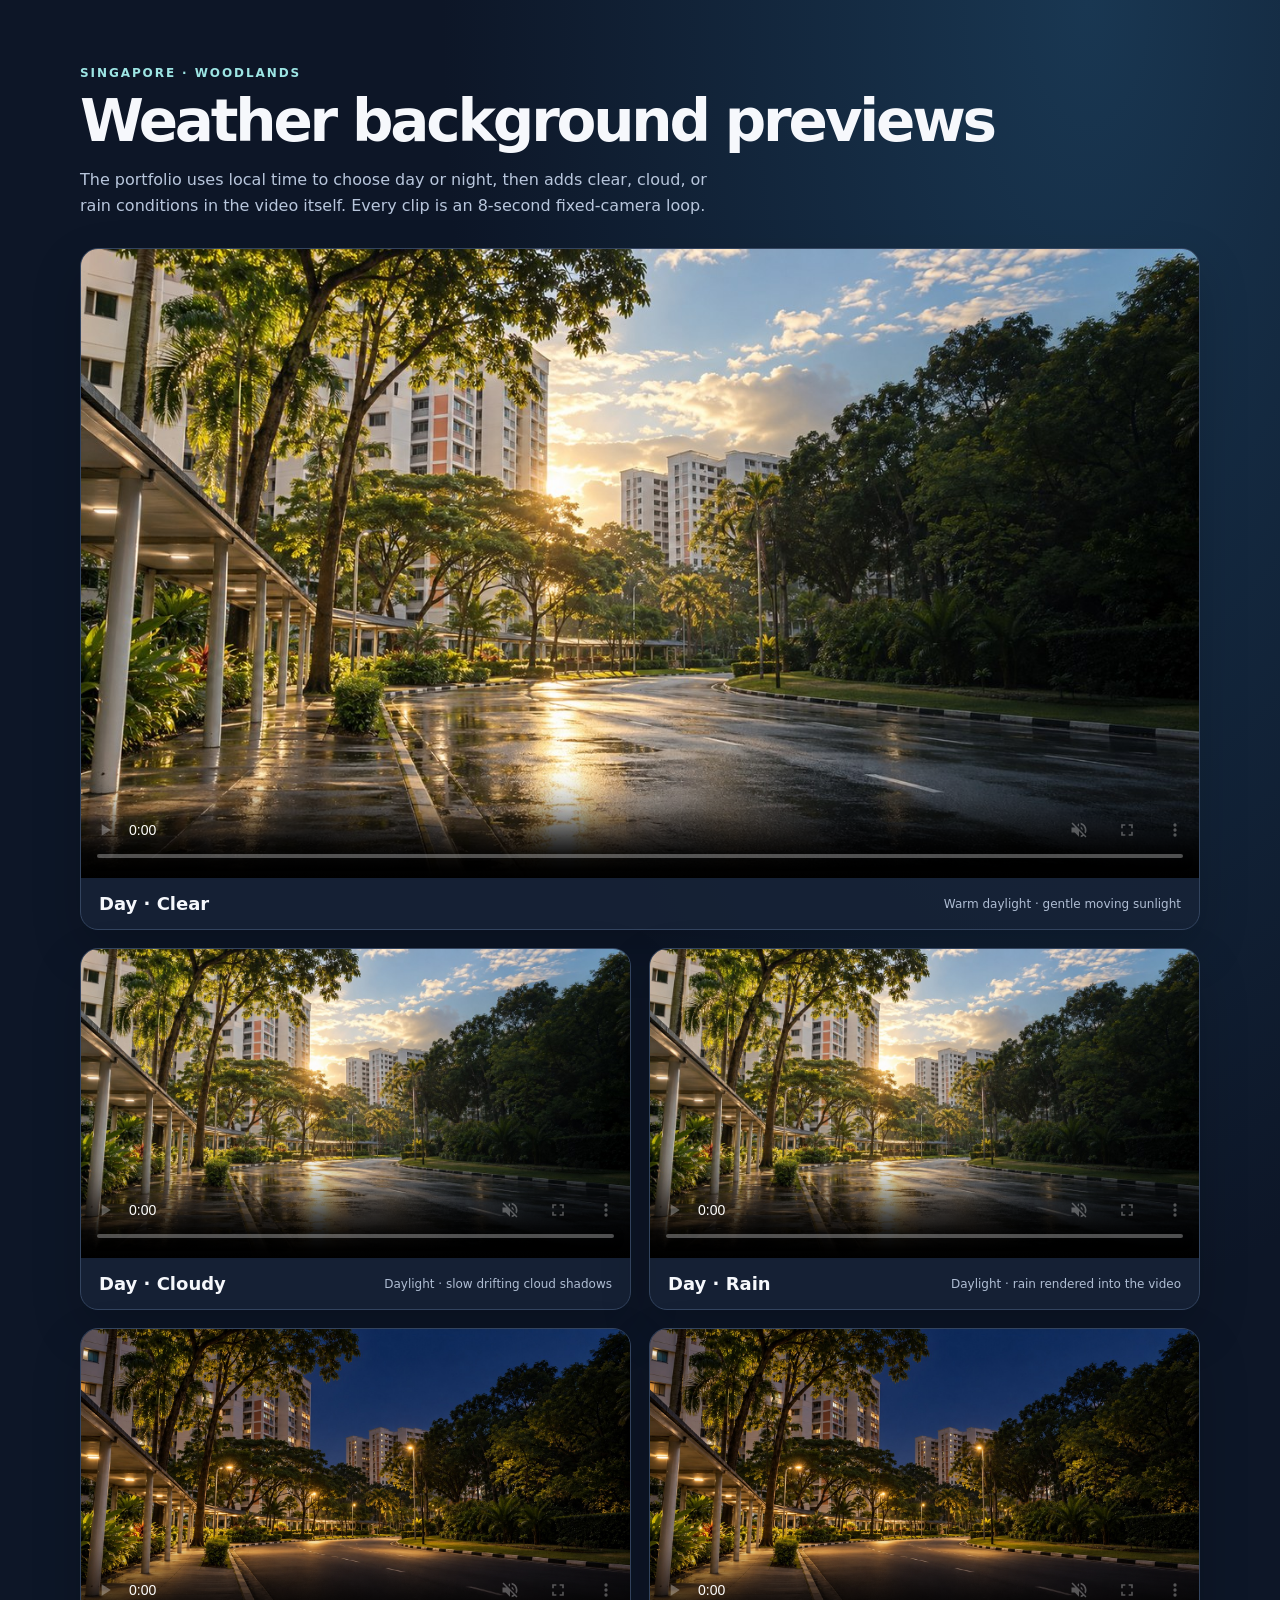
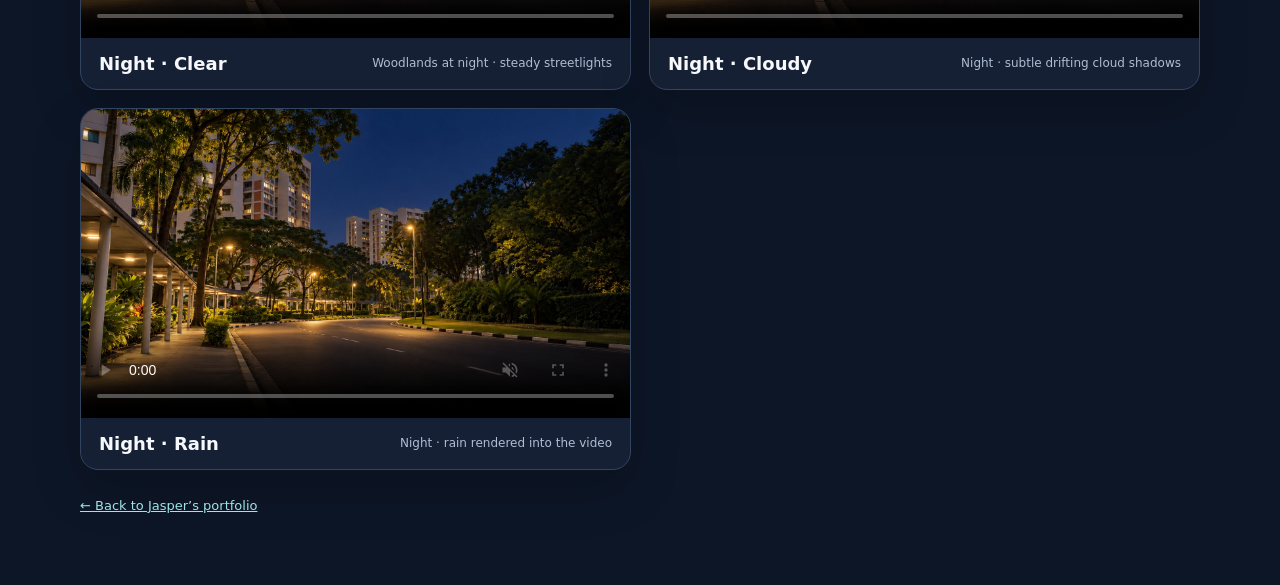
<file: weather-video-previews.html>
<!doctype html>
<html lang="en">
<head>
  <meta charset="utf-8">
  <meta name="viewport" content="width=device-width, initial-scale=1">
  <title>Woodlands weather video previews · Jasper Ng</title>
  <style>
    :root { color-scheme: dark; font-family: Inter, ui-sans-serif, system-ui, -apple-system, "Segoe UI", sans-serif; background: #0d1627; color: #f6f8fc; }
    * { box-sizing: border-box; }
    body { margin: 0; min-height: 100vh; background: radial-gradient(ellipse at 85% 0%, #193752 0, transparent 42%), #0d1627; }
    main { width: min(1120px, calc(100% - 36px)); margin: 0 auto; padding: 54px 0 72px; }
    header { margin-bottom: 30px; }
    .eyebrow { color: #9de5e4; font-size: 12px; font-weight: 800; letter-spacing: .16em; text-transform: uppercase; }
    h1 { margin: 10px 0; font-size: clamp(32px, 6vw, 58px); line-height: 1.02; letter-spacing: -.055em; }
    header p:last-child { color: #b8c6dc; max-width: 650px; line-height: 1.6; }
    .grid { display: grid; grid-template-columns: repeat(2, minmax(0, 1fr)); gap: 18px; }
    article { overflow: hidden; border: 1px solid #33445f; border-radius: 18px; background: rgb(23 35 55 / 85%); box-shadow: 0 20px 50px rgb(0 0 0 / 18%); }
    article:first-child { grid-column: span 2; }
    video { display: block; width: 100%; aspect-ratio: 16 / 9; background: #111b2c; object-fit: cover; }
    .meta { display: flex; align-items: center; justify-content: space-between; gap: 12px; padding: 15px 18px; }
    h2 { margin: 0; font-size: 18px; }
    .meta span { color: #afbdd3; font-size: 12px; }
    a { color: #9de5e4; }
    footer { margin-top: 28px; color: #a8b6cc; font-size: 13px; }
    @media (max-width: 650px) { .grid { grid-template-columns: 1fr; } article:first-child { grid-column: auto; } main { padding-top: 32px; } }
  </style>
</head>
<body>
  <main>
    <header>
      <p class="eyebrow">Singapore · Woodlands</p>
      <h1>Weather background previews</h1>
      <p>The portfolio uses local time to choose day or night, then adds clear, cloud, or rain conditions in the video itself. Every clip is an 8-second fixed-camera loop.</p>
    </header>
    <section class="grid" aria-label="Weather video previews">
      <article><video controls autoplay muted loop playsinline preload="metadata" poster="assets/jasper-woodlands-sun-start.jpg"><source src="assets/weather-day-clear.mp4?v=3" type="video/mp4"></video><div class="meta"><h2>Day · Clear</h2><span>Warm daylight · gentle moving sunlight</span></div></article>
      <article><video controls muted loop playsinline preload="metadata" poster="assets/jasper-woodlands-sun-start.jpg"><source src="assets/weather-day-cloud.mp4?v=3" type="video/mp4"></video><div class="meta"><h2>Day · Cloudy</h2><span>Daylight · slow drifting cloud shadows</span></div></article>
      <article><video controls muted loop playsinline preload="metadata" poster="assets/jasper-woodlands-sun-start.jpg"><source src="assets/weather-day-rain.mp4?v=3" type="video/mp4"></video><div class="meta"><h2>Day · Rain</h2><span>Daylight · rain rendered into the video</span></div></article>
      <article><video controls muted loop playsinline preload="metadata" poster="assets/jasper-woodlands-night-start.jpg"><source src="assets/weather-night-clear.mp4?v=3" type="video/mp4"></video><div class="meta"><h2>Night · Clear</h2><span>Woodlands at night · steady streetlights</span></div></article>
      <article><video controls muted loop playsinline preload="metadata" poster="assets/jasper-woodlands-night-start.jpg"><source src="assets/weather-night-cloud.mp4?v=3" type="video/mp4"></video><div class="meta"><h2>Night · Cloudy</h2><span>Night · subtle drifting cloud shadows</span></div></article>
      <article><video controls muted loop playsinline preload="metadata" poster="assets/jasper-woodlands-night-start.jpg"><source src="assets/weather-night-rain.mp4?v=3" type="video/mp4"></video><div class="meta"><h2>Night · Rain</h2><span>Night · rain rendered into the video</span></div></article>
    </section>
    <footer><a href="./">← Back to Jasper’s portfolio</a></footer>
  </main>
</body>
</html>
</file>
